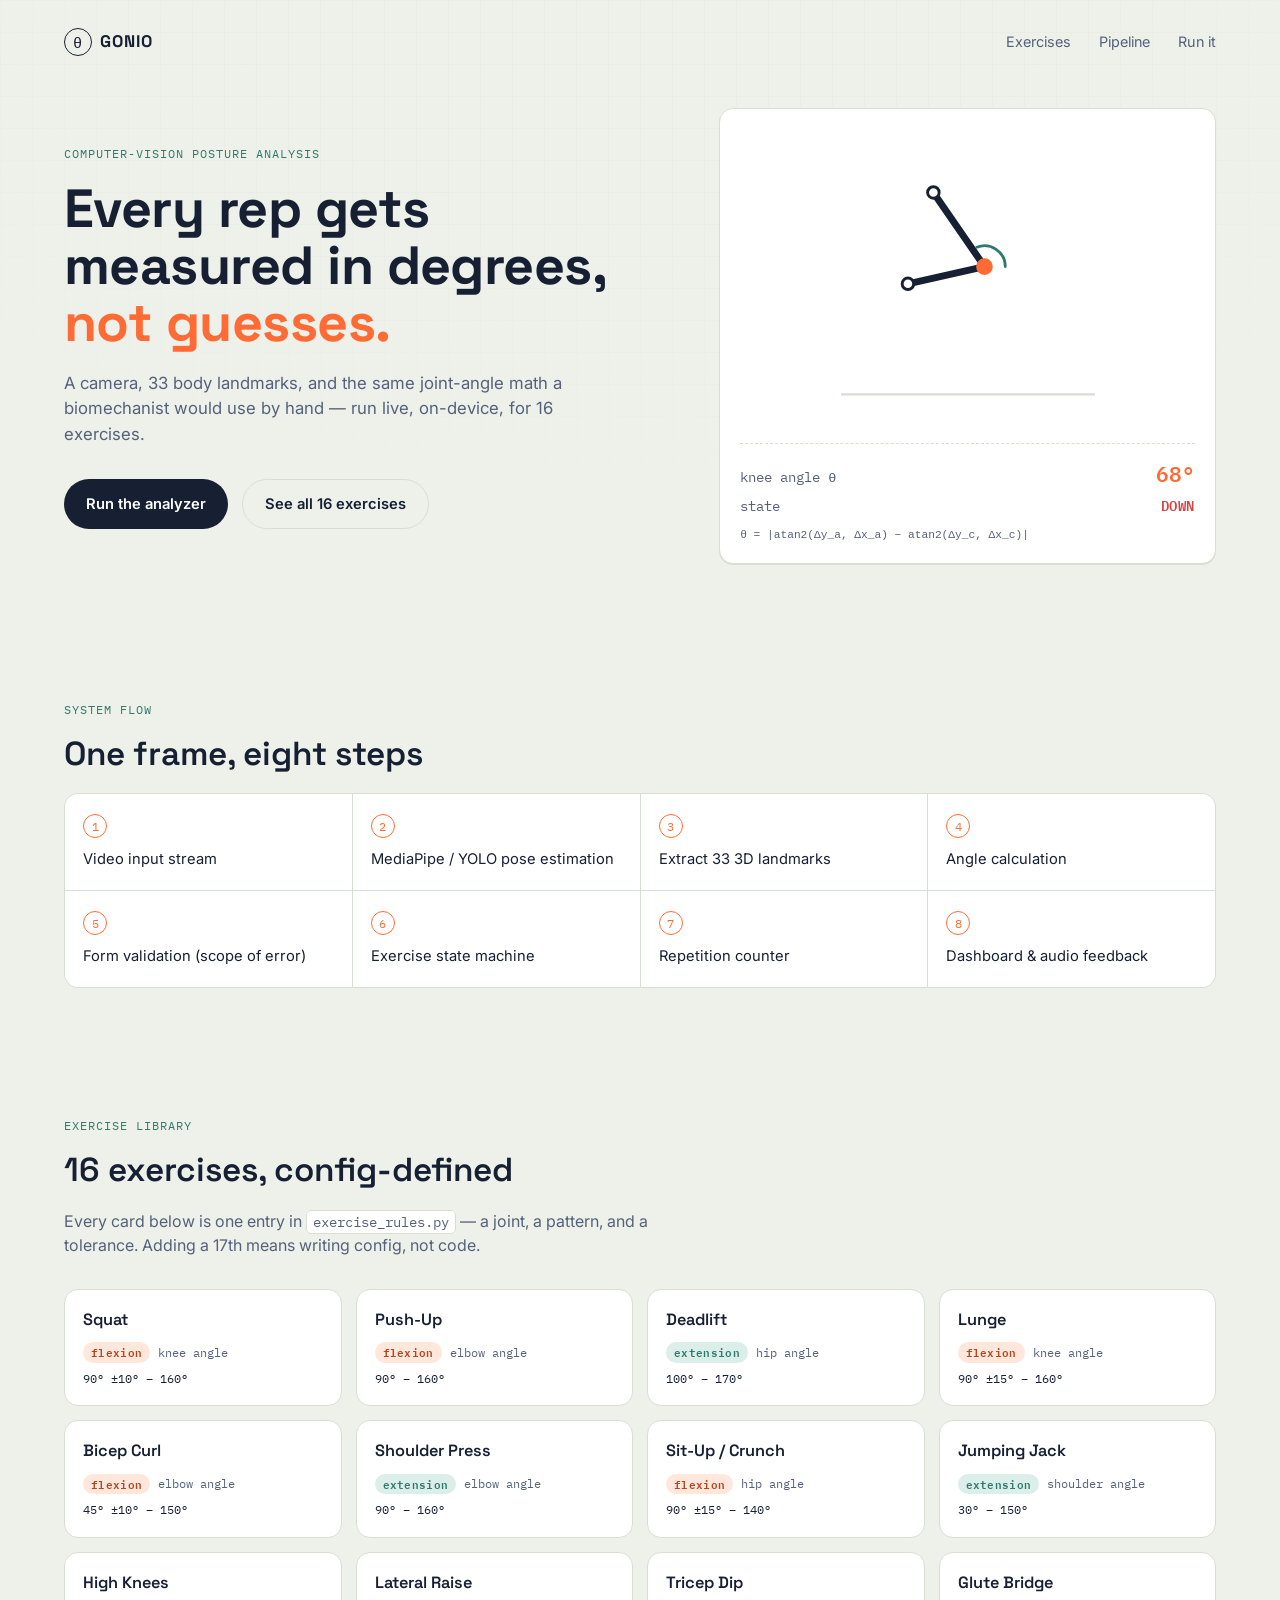
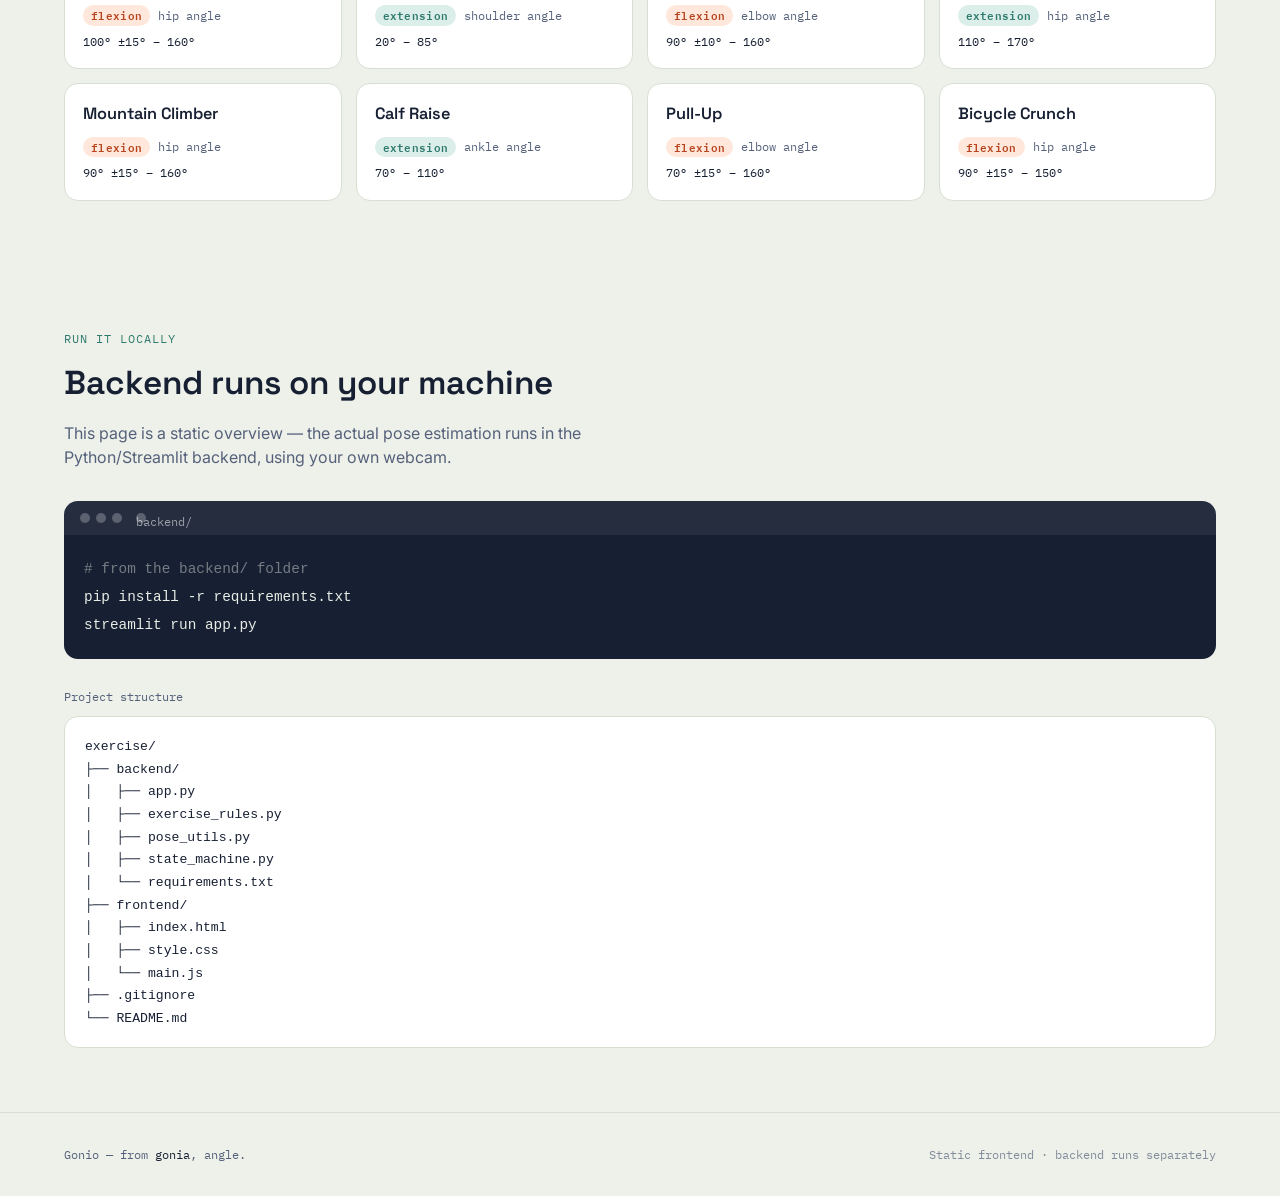
<file: frontend/index.html>
<!DOCTYPE html>
<html lang="en">
<head>
<meta charset="UTF-8">
<meta name="viewport" content="width=device-width, initial-scale=1.0">
<title>Gonio — AI Posture Analyzer</title>
<link rel="preconnect" href="https://fonts.googleapis.com">
<link rel="preconnect" href="https://fonts.gstatic.com" crossorigin>
<link href="https://fonts.googleapis.com/css2?family=Space+Grotesk:wght@400;500;600;700&family=Inter:wght@400;500;600&family=IBM+Plex+Mono:wght@400;500;600&display=swap" rel="stylesheet">
<link rel="stylesheet" href="style.css">
</head>
<body>

<div class="grain" aria-hidden="true"></div>

<nav class="nav">
  <div class="nav__mark">
    <span class="nav__glyph">θ</span>
    <span>GONIO</span>
  </div>
  <div class="nav__links">
    <a href="#exercises">Exercises</a>
    <a href="#pipeline">Pipeline</a>
    <a href="#run">Run it</a>
  </div>
</nav>

<header class="hero">
  <div class="hero__copy">
    <p class="eyebrow">Computer-vision posture analysis</p>
    <h1>Every rep gets<br>measured in degrees,<br><em>not guesses.</em></h1>
    <p class="hero__sub">
      A camera, 33 body landmarks, and the same joint-angle math a
      biomechanist would use by hand — run live, on-device, for
      16 exercises.
    </p>
    <div class="hero__cta">
      <a class="btn btn--primary" href="#run">Run the analyzer</a>
      <a class="btn btn--ghost" href="#exercises">See all 16 exercises</a>
    </div>
  </div>

  <div class="hero__scene" role="img" aria-label="Animated diagram of a leg squatting, with a live-updating knee angle readout">
    <svg id="rig" viewBox="0 0 260 260" aria-hidden="true">
      <line class="floor" x1="20" y1="230" x2="240" y2="230"/>
      <line id="thigh" class="bone"/>
      <line id="shin" class="bone"/>
      <path id="arc" class="arc"/>
      <circle id="hip" class="joint" r="5"/>
      <circle id="knee" class="joint joint--active" r="6"/>
      <circle id="ankle" class="joint" r="5"/>
    </svg>
    <div class="scene__readout">
      <div class="readout__row">
        <span class="readout__label">knee angle θ</span>
        <span id="angleValue" class="readout__value">160°</span>
      </div>
      <div class="readout__row">
        <span class="readout__label">state</span>
        <span id="stateValue" class="readout__state">UP</span>
      </div>
      <code class="readout__formula">θ = |atan2(Δy_a, Δx_a) − atan2(Δy_c, Δx_c)|</code>
    </div>
  </div>
</header>

<main>

  <section class="pipeline" id="pipeline">
    <p class="section__eyebrow">System flow</p>
    <h2 class="section__title">One frame, eight steps</h2>
    <ol class="pipeline__list">
      <li><span class="pipeline__n">1</span>Video input stream</li>
      <li><span class="pipeline__n">2</span>MediaPipe / YOLO pose estimation</li>
      <li><span class="pipeline__n">3</span>Extract 33 3D landmarks</li>
      <li><span class="pipeline__n">4</span>Angle calculation</li>
      <li><span class="pipeline__n">5</span>Form validation (scope of error)</li>
      <li><span class="pipeline__n">6</span>Exercise state machine</li>
      <li><span class="pipeline__n">7</span>Repetition counter</li>
      <li><span class="pipeline__n">8</span>Dashboard &amp; audio feedback</li>
    </ol>
  </section>

  <section class="exercises" id="exercises">
    <p class="section__eyebrow">Exercise library</p>
    <h2 class="section__title">16 exercises, config-defined</h2>
    <p class="section__sub">
      Every card below is one entry in <code>exercise_rules.py</code> —
      a joint, a pattern, and a tolerance. Adding a 17th means writing
      config, not code.
    </p>
    <div id="exerciseGrid" class="exercise-grid"></div>
  </section>

  <section class="run" id="run">
    <p class="section__eyebrow">Run it locally</p>
    <h2 class="section__title">Backend runs on your machine</h2>
    <p class="section__sub">
      This page is a static overview — the actual pose estimation runs in
      the Python/Streamlit backend, using your own webcam.
    </p>

    <div class="terminal">
      <div class="terminal__bar">
        <span></span><span></span><span></span>
        <span class="terminal__path">backend/</span>
      </div>
      <pre class="terminal__body"><code><span class="c-muted"># from the backend/ folder</span>
pip install -r requirements.txt
streamlit run app.py</code></pre>
    </div>

    <div class="structure">
      <p class="structure__label">Project structure</p>
      <pre class="structure__tree"><code>exercise/
├── backend/
│   ├── app.py
│   ├── exercise_rules.py
│   ├── pose_utils.py
│   ├── state_machine.py
│   └── requirements.txt
├── frontend/
│   ├── index.html
│   ├── style.css
│   └── main.js
├── .gitignore
└── README.md</code></pre>
    </div>
  </section>

</main>

<footer class="footer">
  <span>Gonio — from <em>gonia</em>, angle.</span>
  <span class="footer__muted">Static frontend · backend runs separately</span>
</footer>

<script src="main.js"></script>
</body>
</html>
</file>
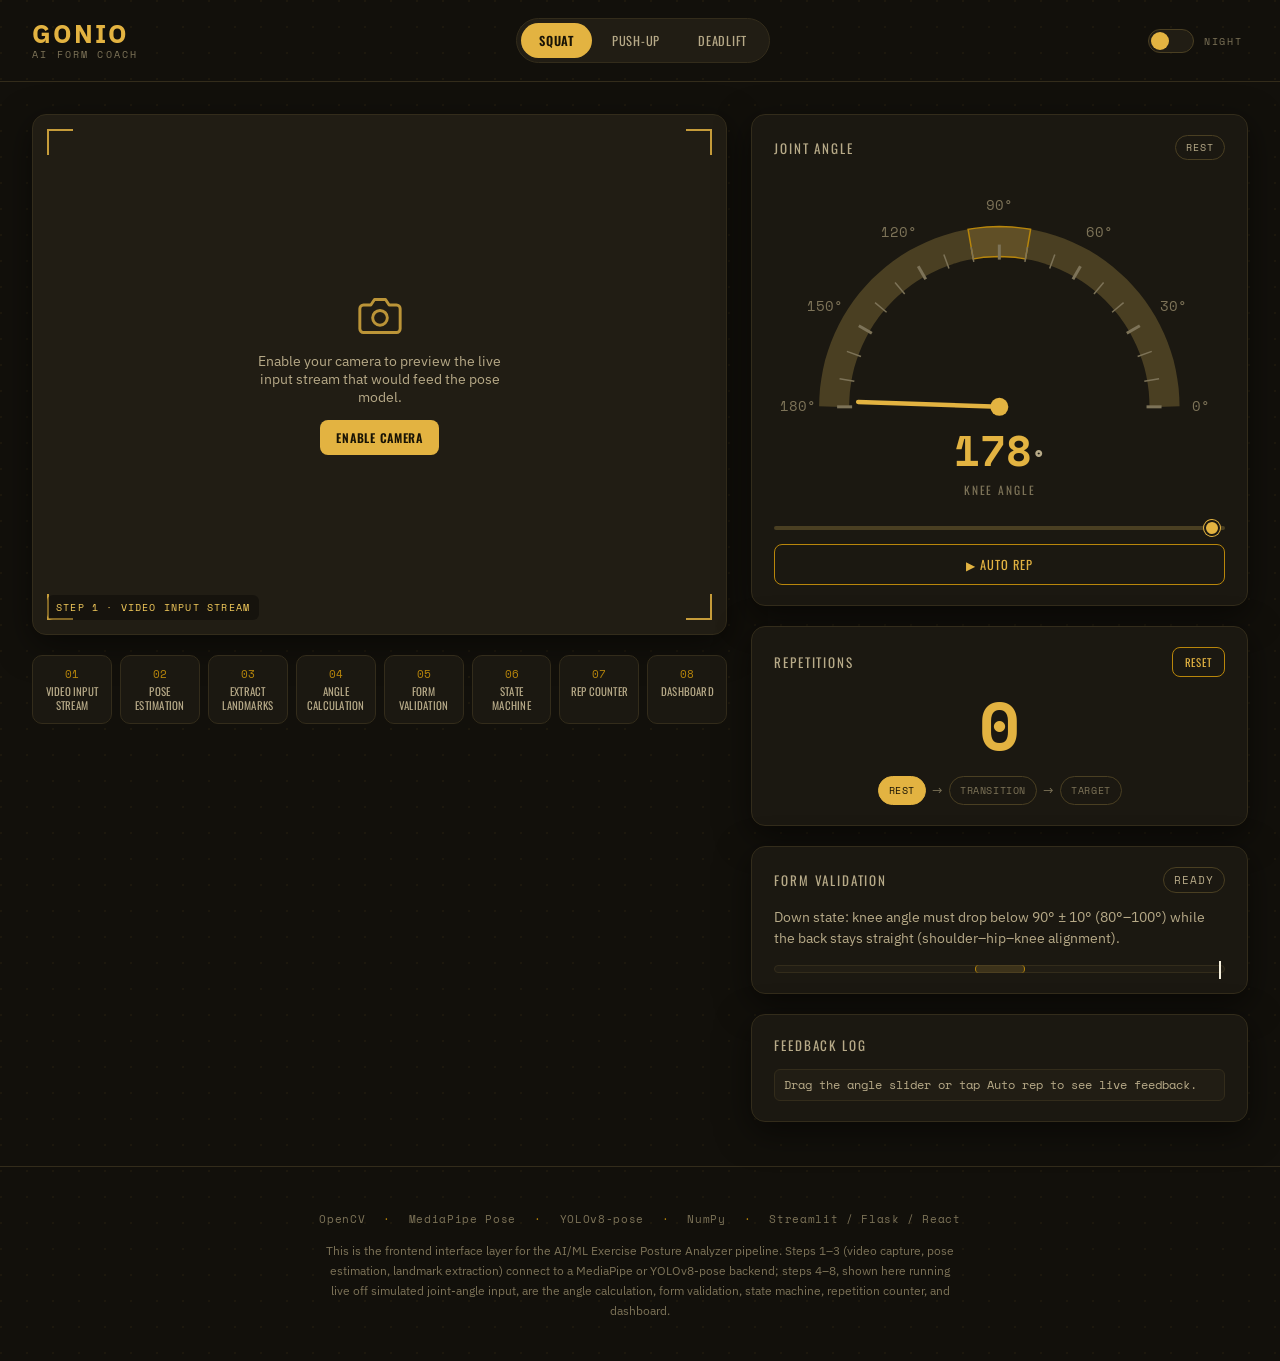
<file: gonio-posture-analyzer.html>
<!DOCTYPE html>
<html lang="en" data-theme="night">
<head>
<meta charset="UTF-8">
<meta name="viewport" content="width=device-width, initial-scale=1.0">
<title>GONIO — AI Form Coach</title>
<link rel="preconnect" href="https://fonts.googleapis.com">
<link rel="preconnect" href="https://fonts.gstatic.com" crossorigin>
<link href="https://fonts.googleapis.com/css2?family=Oswald:wght@400;500;600;700&family=Space+Mono:wght@400;700&family=IBM+Plex+Sans:wght@400;500;600&display=swap" rel="stylesheet">
<style>

  /* ============ TOKENS ============ */
  :root,
  html[data-theme="night"]{
    --bg:#12100B;
    --bg-grid: rgba(227,179,65,0.05);
    --panel:#1B1811;
    --panel-alt:#211D14;
    --border:#332C1B;
    --border-strong:#4a3f22;
    --text:#F5EFDD;
    --text-dim:#B7AA88;
    --text-faint:#7d7358;
    --gold:#E3B341;
    --gold-strong:#F4CB5B;
    --gold-deep:#B8860B;
    --gold-soft: rgba(227,179,65,0.14);
    --danger:#D9663F;
    --danger-soft: rgba(217,102,63,0.14);
    --shadow: 0 10px 34px rgba(0,0,0,0.5);
  }
  html[data-theme="day"]{
    --bg:#F2EBD6;
    --bg-grid: rgba(122,83,8,0.07);
    --panel:#FBF7EA;
    --panel-alt:#F4EDD8;
    --border:#E0D1A0;
    --border-strong:#C7B268;
    --text:#241E12;
    --text-dim:#5B5033;
    --text-faint:#8C7F5C;
    --gold:#8A5F09;
    --gold-strong:#734E06;
    --gold-deep:#6B4906;
    --gold-soft: rgba(138,95,9,0.12);
    --danger:#A8391D;
    --danger-soft: rgba(168,57,29,0.10);
    --shadow: 0 10px 28px rgba(70,58,20,0.14);
  }

  *{box-sizing:border-box;}
  html,body{margin:0;padding:0;}
  body{
    background:
      radial-gradient(circle at 1px 1px, var(--bg-grid) 1px, transparent 1px) 0 0/26px 26px,
      var(--bg);
    color:var(--text);
    font-family:'IBM Plex Sans', -apple-system, BlinkMacSystemFont, 'Segoe UI', sans-serif;
    -webkit-font-smoothing:antialiased;
    min-height:100vh;
    transition: background-color .35s ease, color .35s ease;
  }

  a{color:var(--gold);}
  ::selection{ background:var(--gold-soft); }

  ::-webkit-scrollbar{ width:8px; height:8px; }
  ::-webkit-scrollbar-track{ background:transparent; }
  ::-webkit-scrollbar-thumb{ background:var(--border-strong); border-radius:4px; }

  :focus-visible{
    outline: 2px solid var(--gold);
    outline-offset: 2px;
  }

  h1,h2,h3,.display{
    font-family:'Oswald', 'Arial Narrow', sans-serif;
    text-transform:uppercase;
    letter-spacing:.04em;
  }
  .mono{ font-family:'Space Mono','Courier New', monospace; }

  @media (prefers-reduced-motion: no-preference){
    .fade-in{ animation: fadeUp .6s ease both; }
    .fade-in:nth-of-type(1){ animation-delay:.02s; }
    .fade-in:nth-of-type(2){ animation-delay:.10s; }
    .fade-in:nth-of-type(3){ animation-delay:.18s; }
    .fade-in:nth-of-type(4){ animation-delay:.26s; }
  }
  @keyframes fadeUp{
    from{ opacity:0; transform:translateY(10px); }
    to{ opacity:1; transform:translateY(0); }
  }

  /* ============ TOPBAR ============ */
  .topbar{
    display:flex;
    align-items:center;
    justify-content:space-between;
    gap:16px;
    padding:18px 32px;
    border-bottom:1px solid var(--border);
    flex-wrap:wrap;
  }
  .brand{ display:flex; flex-direction:column; line-height:1; }
  .brand-mark{
    font-size:1.6rem;
    font-weight:700;
    color:var(--gold);
    letter-spacing:.08em;
  }
  .brand-sub{
    font-family:'Space Mono', monospace;
    font-size:.62rem;
    letter-spacing:.22em;
    color:var(--text-faint);
    margin-top:4px;
  }

  .exercise-select{
    display:flex;
    background:var(--panel-alt);
    border:1px solid var(--border);
    border-radius:999px;
    padding:4px;
    gap:2px;
  }
  .ex-btn{
    font-family:'Oswald', sans-serif;
    font-size:.78rem;
    letter-spacing:.06em;
    text-transform:uppercase;
    background:transparent;
    border:none;
    color:var(--text-dim);
    padding:8px 18px;
    border-radius:999px;
    cursor:pointer;
    transition: background-color .2s ease, color .2s ease;
  }
  .ex-btn:hover{ color:var(--text); }
  .ex-btn.active{
    background:var(--gold);
    color:#181305;
    font-weight:600;
  }

  .theme-toggle{
    display:flex;
    align-items:center;
    gap:10px;
    cursor:pointer;
    user-select:none;
  }
  .theme-toggle input{ position:absolute; opacity:0; width:1px; height:1px; }
  .toggle-track{
    width:46px; height:24px;
    border-radius:999px;
    background:var(--panel-alt);
    border:1px solid var(--border-strong);
    position:relative;
    transition:background-color .2s ease;
  }
  .toggle-thumb{
    position:absolute;
    top:2px; left:2px;
    width:18px; height:18px;
    border-radius:50%;
    background:var(--gold);
    transition: transform .25s ease;
  }
  input:not(:checked) + .toggle-track .toggle-thumb{ transform:translateX(22px); }
  .theme-toggle input:focus-visible + .toggle-track{ outline:2px solid var(--gold); outline-offset:2px; }
  .theme-label{
    font-family:'Space Mono', monospace;
    font-size:.65rem;
    letter-spacing:.16em;
    color:var(--text-faint);
    width:44px;
  }

  /* ============ LAYOUT ============ */
  .layout{
    max-width:1280px;
    margin:0 auto;
    padding:32px;
    display:grid;
    grid-template-columns: 1.4fr 1fr;
    gap:24px;
    align-items:start;
  }
  @media (max-width:920px){
    .layout{ grid-template-columns:1fr; padding:20px; }
    .topbar{ padding:16px 20px; }
  }

  .panel{
    background:var(--panel);
    border:1px solid var(--border);
    border-radius:14px;
    padding:20px 22px;
    box-shadow:var(--shadow);
  }
  .side-col{ display:flex; flex-direction:column; gap:20px; }
  .panel-head{
    display:flex;
    align-items:center;
    justify-content:space-between;
    margin-bottom:14px;
  }
  .panel-title{
    font-family:'Oswald', sans-serif;
    font-size:.82rem;
    letter-spacing:.14em;
    text-transform:uppercase;
    color:var(--text-dim);
  }

  /* ============ CAMERA / VIEWFINDER ============ */
  .viewfinder{
    position:relative;
    aspect-ratio:4/3;
    background:var(--panel-alt);
    border:1px solid var(--border);
    border-radius:14px;
    overflow:hidden;
    box-shadow:var(--shadow);
  }
  .viewfinder video{
    width:100%; height:100%;
    object-fit:cover;
    display:none;
  }
  .viewfinder.active video{ display:block; }
  .viewfinder.active .cam-placeholder{ display:none; }

  .corner{
    position:absolute;
    width:26px; height:26px;
    border-color:var(--gold);
    border-style:solid;
    border-width:0;
    opacity:.85;
    z-index:2;
  }
  .corner.tl{ top:14px; left:14px; border-top-width:2px; border-left-width:2px; }
  .corner.tr{ top:14px; right:14px; border-top-width:2px; border-right-width:2px; }
  .corner.bl{ bottom:14px; left:14px; border-bottom-width:2px; border-left-width:2px; }
  .corner.br{ bottom:14px; right:14px; border-bottom-width:2px; border-right-width:2px; }

  .cam-placeholder{
    position:absolute; inset:0;
    display:flex; flex-direction:column;
    align-items:center; justify-content:center;
    gap:14px;
    text-align:center;
    padding:24px;
    color:var(--text-dim);
  }
  .cam-placeholder svg{ width:44px; height:44px; stroke:var(--gold); opacity:.8; }
  .cam-placeholder p{ max-width:260px; font-size:.88rem; margin:0; }

  .cam-caption{
    position:absolute;
    left:14px; bottom:14px;
    font-family:'Space Mono', monospace;
    font-size:.62rem;
    letter-spacing:.12em;
    color:var(--gold-strong);
    background:rgba(0,0,0,.35);
    padding:5px 9px;
    border-radius:6px;
    z-index:2;
  }
  html[data-theme="day"] .cam-caption{ background:rgba(255,255,255,.55); }

  .cam-toggle{
    position:absolute;
    right:14px; bottom:14px;
    z-index:3;
    font-family:'Oswald', sans-serif;
    font-size:.75rem;
    letter-spacing:.06em;
    text-transform:uppercase;
    background:var(--gold);
    color:#181305;
    border:none;
    padding:9px 16px;
    border-radius:8px;
    cursor:pointer;
    font-weight:600;
  }
  .cam-toggle:hover{ background:var(--gold-strong); }
  .cam-placeholder .cam-toggle{ position:static; }

  /* ============ PIPELINE STRIP ============ */
  .pipeline-strip{
    margin-top:20px;
    display:grid;
    grid-template-columns:repeat(8, 1fr);
    gap:8px;
    overflow-x:auto;
    padding-bottom:4px;
  }
  @media (max-width:920px){
    .pipeline-strip{ grid-auto-flow:column; grid-template-columns:none; grid-auto-columns:110px; }
  }
  .pstep{
    background:var(--panel);
    border:1px solid var(--border);
    border-radius:10px;
    padding:10px 8px;
    text-align:center;
    transition: box-shadow .3s ease, border-color .3s ease;
  }
  .pstep .n{
    font-family:'Space Mono', monospace;
    font-size:.66rem;
    color:var(--gold-deep);
  }
  .pstep .l{
    font-family:'Oswald', sans-serif;
    font-size:.68rem;
    letter-spacing:.02em;
    text-transform:uppercase;
    color:var(--text-dim);
    margin-top:3px;
    line-height:1.25;
  }
  .pstep.pulse{
    border-color:var(--gold);
    box-shadow:0 0 0 1px var(--gold), 0 0 16px var(--gold-soft);
  }
  .pstep.pulse .l{ color:var(--gold); }

  /* ============ GAUGE PANEL ============ */
  .zone-pill{
    font-family:'Space Mono', monospace;
    font-size:.62rem;
    letter-spacing:.1em;
    padding:4px 10px;
    border-radius:999px;
    border:1px solid var(--border-strong);
    color:var(--text-dim);
  }
  .zone-pill.rest{ color:var(--text-dim); }
  .zone-pill.target{ color:var(--gold); border-color:var(--gold); background:var(--gold-soft); }
  .zone-pill.trans{ color:var(--text); border-color:var(--border-strong); }

  #gauge{ width:100%; height:auto; display:block; }
  .angle-readout{
    text-align:center;
    margin-top:-18px;
    font-family:'Space Mono', monospace;
    font-weight:700;
    font-size:2.6rem;
    color:var(--gold);
  }
  .angle-readout .deg{ font-size:1.4rem; color:var(--text-dim); }
  .joint-label{
    text-align:center;
    font-family:'Oswald', sans-serif;
    font-size:.72rem;
    letter-spacing:.16em;
    color:var(--text-faint);
    margin-bottom:16px;
  }

  input[type="range"]{
    -webkit-appearance:none;
    width:100%;
    height:4px;
    border-radius:999px;
    background:var(--border-strong);
    margin:8px 0 14px;
  }
  input[type="range"]::-webkit-slider-thumb{
    -webkit-appearance:none;
    width:16px; height:16px;
    border-radius:50%;
    background:var(--gold);
    border:2px solid var(--panel);
    cursor:pointer;
    box-shadow:0 0 0 1px var(--gold);
  }
  input[type="range"]::-moz-range-thumb{
    width:16px; height:16px;
    border-radius:50%;
    background:var(--gold);
    border:2px solid var(--panel);
    cursor:pointer;
  }

  .auto-btn, .reset-btn{
    width:100%;
    font-family:'Oswald', sans-serif;
    font-size:.78rem;
    letter-spacing:.08em;
    text-transform:uppercase;
    background:transparent;
    color:var(--gold);
    border:1px solid var(--gold-deep);
    padding:10px;
    border-radius:8px;
    cursor:pointer;
    transition: background-color .2s ease, color .2s ease;
  }
  .reset-btn{ width:auto; padding:6px 12px; font-size:.68rem; }
  .auto-btn:hover, .reset-btn:hover{ background:var(--gold); color:#181305; }
  .auto-btn:disabled{ opacity:.5; cursor:default; background:transparent; color:var(--gold); }

  /* ============ REP PANEL ============ */
  .rep-count{
    text-align:center;
    font-family:'Space Mono', monospace;
    font-weight:700;
    font-size:4.2rem;
    color:var(--gold);
    line-height:1;
    margin:4px 0 18px;
  }
  .state-machine{
    display:flex;
    align-items:center;
    justify-content:center;
    gap:6px;
    flex-wrap:wrap;
  }
  .sm-node{
    font-family:'Space Mono', monospace;
    font-size:.64rem;
    letter-spacing:.06em;
    text-transform:uppercase;
    padding:6px 10px;
    border-radius:999px;
    border:1px solid var(--border-strong);
    color:var(--text-faint);
    transition: all .25s ease;
  }
  .sm-node.on{
    color:#181305;
    background:var(--gold);
    border-color:var(--gold);
  }
  .sm-arrow{ color:var(--text-faint); font-size:.8rem; }

  /* ============ VALIDATION PANEL ============ */
  .status-badge{
    font-family:'Space Mono', monospace;
    font-size:.66rem;
    letter-spacing:.1em;
    padding:4px 10px;
    border-radius:999px;
    border:1px solid var(--border-strong);
    color:var(--text-dim);
  }
  .status-badge.pass{ color:var(--gold); border-color:var(--gold); background:var(--gold-soft); }
  .status-badge.fail{ color:var(--danger); border-color:var(--danger); background:var(--danger-soft); }

  .rule-text{
    font-size:.85rem;
    line-height:1.55;
    color:var(--text-dim);
    margin:0 0 16px;
  }

  .tb-track{
    position:relative;
    height:8px;
    border-radius:999px;
    background:var(--panel-alt);
    border:1px solid var(--border);
  }
  .tb-band{
    position:absolute;
    top:-1px; bottom:-1px;
    background:var(--gold-soft);
    border-left:1px solid var(--gold-deep);
    border-right:1px solid var(--gold-deep);
    border-radius:4px;
  }
  .tb-marker{
    position:absolute;
    top:-5px;
    width:2px; height:18px;
    background:var(--text);
    transition:left .15s linear;
  }

  /* ============ LOG PANEL ============ */
  .log-list{
    list-style:none;
    margin:0; padding:0;
    max-height:190px;
    overflow-y:auto;
    display:flex;
    flex-direction:column;
    gap:6px;
  }
  .log-list li{
    font-family:'Space Mono', monospace;
    font-size:.72rem;
    line-height:1.4;
    padding:7px 9px;
    border-radius:6px;
    background:var(--panel-alt);
    border:1px solid var(--border);
    color:var(--text-dim);
  }
  .log-list li.ok{ color:var(--gold); border-color:var(--gold-deep); }
  .log-list li.bad{ color:var(--danger); border-color:var(--danger); }
  .log-empty{ color:var(--text-faint); font-size:.78rem; padding:6px 2px; }

  /* ============ FOOTER ============ */
  .foot{
    max-width:1280px;
    margin:12px auto 40px;
    padding:24px 32px 0;
    border-top:1px solid var(--border);
    text-align:center;
  }
  .stack-chips{
    display:flex;
    flex-wrap:wrap;
    justify-content:center;
    gap:10px 18px;
    font-family:'Space Mono', monospace;
    font-size:.68rem;
    letter-spacing:.06em;
    color:var(--text-faint);
    margin:20px 0 14px;
  }
  .stack-chips span::before{ content:"·"; color:var(--gold-deep); margin-right:18px; }
  .stack-chips span:first-child::before{ content:""; margin:0; }
  .foot-note{
    font-size:.78rem;
    color:var(--text-faint);
    max-width:640px;
    margin:0 auto 20px;
    line-height:1.6;
  }
</style>
</head>
<body>

<header class="topbar">
  <div class="brand">
    <span class="brand-mark">GONIO</span>
    <span class="brand-sub">AI FORM COACH</span>
  </div>

  <div class="exercise-select" role="tablist" aria-label="Select exercise">
    <button class="ex-btn active" data-ex="squat" role="tab" aria-selected="true">Squat</button>
    <button class="ex-btn" data-ex="pushup" role="tab" aria-selected="false">Push-Up</button>
    <button class="ex-btn" data-ex="deadlift" role="tab" aria-selected="false">Deadlift</button>
  </div>

  <label class="theme-toggle">
    <input type="checkbox" id="themeSwitch" checked aria-label="Toggle night mode">
    <span class="toggle-track"><span class="toggle-thumb"></span></span>
    <span class="theme-label" id="themeLabel">NIGHT</span>
  </label>
</header>

<main class="layout">

  <section class="camera-col">
    <div class="viewfinder fade-in" id="viewfinder">
      <span class="corner tl"></span><span class="corner tr"></span>
      <span class="corner bl"></span><span class="corner br"></span>
      <video id="cam" autoplay playsinline muted></video>
      <div class="cam-placeholder" id="camPlaceholder">
        <svg viewBox="0 0 24 24" fill="none" stroke-width="1.6" stroke-linecap="round" stroke-linejoin="round">
          <path d="M23 19a2 2 0 0 1-2 2H3a2 2 0 0 1-2-2V8a2 2 0 0 1 2-2h4l2-3h6l2 3h4a2 2 0 0 1 2 2z"/>
          <circle cx="12" cy="13" r="4"/>
        </svg>
        <p>Enable your camera to preview the live input stream that would feed the pose model.</p>
        <button class="cam-toggle" id="camToggle">Enable camera</button>
      </div>
      <div class="cam-caption">STEP 1 · VIDEO INPUT STREAM</div>
    </div>

    <div class="pipeline-strip fade-in" id="pipeline"></div>
  </section>

  <aside class="side-col">
    <div class="panel gauge-panel fade-in">
      <div class="panel-head">
        <span class="panel-title">Joint Angle</span>
        <span class="zone-pill rest" id="zonePill">REST</span>
      </div>
      <svg id="gauge" viewBox="0 0 300 175" aria-hidden="true"></svg>
      <div class="angle-readout"><span id="angleValue">178</span><span class="deg">°</span></div>
      <div class="joint-label" id="jointLabel">KNEE ANGLE</div>
      <input type="range" min="0" max="180" value="178" id="angleSlider" aria-label="Simulate joint angle in degrees">
      <button class="auto-btn" id="autoRepBtn">▶ Auto rep</button>
    </div>

    <div class="panel rep-panel fade-in">
      <div class="panel-head">
        <span class="panel-title">Repetitions</span>
        <button class="reset-btn" id="resetBtn">Reset</button>
      </div>
      <div class="rep-count mono" id="repCount">0</div>
      <div class="state-machine" id="stateMachine">
        <span class="sm-node on" data-node="REST">Rest</span>
        <span class="sm-arrow">→</span>
        <span class="sm-node" data-node="TRANS">Transition</span>
        <span class="sm-arrow">→</span>
        <span class="sm-node" data-node="TARGET">Target</span>
      </div>
    </div>

    <div class="panel validation-panel fade-in">
      <div class="panel-head">
        <span class="panel-title">Form Validation</span>
        <span class="status-badge" id="statusBadge">—</span>
      </div>
      <p class="rule-text" id="ruleText"></p>
      <div class="tb-track">
        <div class="tb-band" id="tbBand"></div>
        <div class="tb-marker" id="tbMarker"></div>
      </div>
    </div>

    <div class="panel log-panel fade-in">
      <div class="panel-head"><span class="panel-title">Feedback Log</span></div>
      <ul class="log-list" id="logList">
        <li class="log-empty">Drag the angle slider or tap Auto rep to see live feedback.</li>
      </ul>
    </div>
  </aside>
</main>

<footer class="foot">
  <div class="stack-chips">
    <span>OpenCV</span><span>MediaPipe Pose</span><span>YOLOv8-pose</span>
    <span>NumPy</span><span>Streamlit / Flask / React</span>
  </div>
  <p class="foot-note">This is the frontend interface layer for the AI/ML Exercise Posture Analyzer pipeline. Steps 1–3 (video capture, pose estimation, landmark extraction) connect to a MediaPipe or YOLOv8-pose backend; steps 4–8, shown here running live off simulated joint-angle input, are the angle calculation, form validation, state machine, repetition counter, and dashboard.</p>
</footer>

<script>
(function(){
  "use strict";

  /* ---------- Exercise configuration (from the project's scope-of-error rules) ---------- */
  var EXERCISES = {
    squat: {
      label: "Squat",
      joint: "KNEE ANGLE",
      restMin: 150, restMax: 180,
      targetMin: 80, targetMax: 100,
      rule: "Down state: knee angle must drop below 90° ± 10° (80°–100°) while the back stays straight (shoulder–hip–knee alignment).",
      start: 178
    },
    pushup: {
      label: "Push-Up",
      joint: "ELBOW ANGLE",
      restMin: 150, restMax: 180,
      targetMin: 0, targetMax: 90,
      rule: "Down state: elbow angle must reach ≤ 90°. Body alignment must stay close to 180° ± 15° throughout.",
      start: 175
    },
    deadlift: {
      label: "Deadlift",
      joint: "HIP EXTENSION ANGLE",
      restMin: 0, restMax: 30,
      targetMin: 165, targetMax: 180,
      rule: "Tracked from the initial pull to lockout: hip extension must approach 180° at lockout while the back stays neutral, without rounding.",
      start: 20
    }
  };

  var currentEx = "squat";
  var repCount = 0;
  var previousZone = "REST";
  var reachedTarget = false;
  var autoRunning = false;

  var els = {
    exBtns: document.querySelectorAll(".ex-btn"),
    slider: document.getElementById("angleSlider"),
    angleValue: document.getElementById("angleValue"),
    jointLabel: document.getElementById("jointLabel"),
    zonePill: document.getElementById("zonePill"),
    repCount: document.getElementById("repCount"),
    smNodes: document.querySelectorAll(".sm-node"),
    ruleText: document.getElementById("ruleText"),
    statusBadge: document.getElementById("statusBadge"),
    tbBand: document.getElementById("tbBand"),
    tbMarker: document.getElementById("tbMarker"),
    logList: document.getElementById("logList"),
    resetBtn: document.getElementById("resetBtn"),
    autoBtn: document.getElementById("autoRepBtn"),
    themeSwitch: document.getElementById("themeSwitch"),
    themeLabel: document.getElementById("themeLabel"),
    camToggle: document.getElementById("camToggle"),
    viewfinder: document.getElementById("viewfinder"),
    cam: document.getElementById("cam"),
    pipeline: document.getElementById("pipeline"),
    gauge: document.getElementById("gauge")
  };

  /* ---------- Pipeline strip ---------- */
  var PIPE_STEPS = [
    "Video Input Stream", "Pose Estimation", "Extract Landmarks", "Angle Calculation",
    "Form Validation", "State Machine", "Rep Counter", "Dashboard"
  ];
  PIPE_STEPS.forEach(function(label, i){
    var d = document.createElement("div");
    d.className = "pstep";
    d.dataset.step = i + 1;
    d.innerHTML = '<div class="n">' + String(i+1).padStart(2,"0") + '</div><div class="l">' + label + '</div>';
    els.pipeline.appendChild(d);
  });
  function pulseStep(n){
    var el = els.pipeline.querySelector('[data-step="' + n + '"]');
    if(!el) return;
    el.classList.add("pulse");
    clearTimeout(el._t);
    el._t = setTimeout(function(){ el.classList.remove("pulse"); }, 900);
  }

  /* ---------- Gauge (polyline-based semicircle, avoids SVG arc sweep ambiguity) ---------- */
  var CX = 150, CY = 155, R_OUT = 120, R_IN = 100, R_TICK_IN = 108;
  function polar(cx, cy, r, deg){
    var rad = deg * Math.PI / 180;
    return { x: cx + r * Math.cos(rad), y: cy - r * Math.sin(rad) };
  }
  function bandPath(startDeg, endDeg){
    var pts = [];
    var step = 2;
    for(var a = startDeg; a <= endDeg; a += step){
      pts.push(polar(CX, CY, R_OUT, a));
    }
    pts.push(polar(CX, CY, R_OUT, endDeg));
    var innerPts = [];
    for(var b = endDeg; b >= startDeg; b -= step){
      innerPts.push(polar(CX, CY, R_IN, b));
    }
    innerPts.push(polar(CX, CY, R_IN, startDeg));
    var all = pts.concat(innerPts);
    return "M " + all.map(function(p){ return p.x.toFixed(1) + "," + p.y.toFixed(1); }).join(" L ") + " Z";
  }
  function trackPath(){
    var pts = [];
    for(var a = 0; a <= 180; a += 3){ pts.push(polar(CX, CY, (R_OUT+R_IN)/2, a)); }
    return "M " + pts.map(function(p){ return p.x.toFixed(1) + "," + p.y.toFixed(1); }).join(" L ");
  }

  var gaugeGroups = {};
  function buildGauge(){
    var svgNS = "http://www.w3.org/2000/svg";
    els.gauge.innerHTML = "";

    var track = document.createElementNS(svgNS, "path");
    track.setAttribute("d", trackPath());
    track.setAttribute("fill", "none");
    track.setAttribute("stroke", "var(--border-strong)");
    track.setAttribute("stroke-width", (R_OUT - R_IN));
    els.gauge.appendChild(track);

    var band = document.createElementNS(svgNS, "path");
    band.setAttribute("id", "gaugeBand");
    band.setAttribute("fill", "var(--gold-soft)");
    band.setAttribute("stroke", "var(--gold-deep)");
    band.setAttribute("stroke-width", "1");
    els.gauge.appendChild(band);
    gaugeGroups.band = band;

    for(var t = 0; t <= 180; t += 10){
      var p1 = polar(CX, CY, R_IN - 2, t);
      var p2 = polar(CX, CY, R_TICK_IN, t);
      var line = document.createElementNS(svgNS, "line");
      line.setAttribute("x1", p1.x); line.setAttribute("y1", p1.y);
      line.setAttribute("x2", p2.x); line.setAttribute("y2", p2.y);
      line.setAttribute("stroke", "var(--text-faint)");
      line.setAttribute("stroke-width", t % 30 === 0 ? "2" : "1");
      els.gauge.appendChild(line);

      if(t % 30 === 0){
        var lp = polar(CX, CY, R_OUT + 14, t);
        var txt = document.createElementNS(svgNS, "text");
        txt.setAttribute("x", lp.x); txt.setAttribute("y", lp.y + 3);
        txt.setAttribute("text-anchor", "middle");
        txt.setAttribute("font-size", "9");
        txt.setAttribute("font-family", "Space Mono, monospace");
        txt.setAttribute("fill", "var(--text-faint)");
        txt.textContent = t + "°";
        els.gauge.appendChild(txt);
      }
    }

    var needle = document.createElementNS(svgNS, "line");
    needle.setAttribute("id", "gaugeNeedle");
    needle.setAttribute("x1", CX); needle.setAttribute("y1", CY);
    needle.setAttribute("stroke", "var(--gold)");
    needle.setAttribute("stroke-width", "3");
    needle.setAttribute("stroke-linecap", "round");
    els.gauge.appendChild(needle);
    gaugeGroups.needle = needle;

    var hub = document.createElementNS(svgNS, "circle");
    hub.setAttribute("cx", CX); hub.setAttribute("cy", CY); hub.setAttribute("r", "6");
    hub.setAttribute("fill", "var(--gold)");
    els.gauge.appendChild(hub);
  }

  function updateGaugeBand(){
    var cfg = EXERCISES[currentEx];
    gaugeGroups.band.setAttribute("d", bandPath(cfg.targetMin, cfg.targetMax));
  }
  function updateNeedle(value){
    var tip = polar(CX, CY, R_IN - 6, value);
    gaugeGroups.needle.setAttribute("x2", tip.x);
    gaugeGroups.needle.setAttribute("y2", tip.y);
  }

  /* ---------- Zone / state machine logic ---------- */
  function getZone(value, cfg){
    if(value >= cfg.targetMin && value <= cfg.targetMax) return "TARGET";
    if(value >= cfg.restMin && value <= cfg.restMax) return "REST";
    return "TRANS";
  }

  function log(message, ok){
    var empty = els.logList.querySelector(".log-empty");
    if(empty) empty.remove();
    var li = document.createElement("li");
    li.className = ok === true ? "ok" : ok === false ? "bad" : "";
    li.textContent = message;
    els.logList.insertBefore(li, els.logList.firstChild);
    while(els.logList.children.length > 30){
      els.logList.removeChild(els.logList.lastChild);
    }
  }

  function setStatusBadge(zone){
    els.statusBadge.classList.remove("pass", "fail");
    if(zone === "TARGET"){
      els.statusBadge.textContent = "PASS";
      els.statusBadge.classList.add("pass");
    } else if(zone === "REST"){
      els.statusBadge.textContent = "READY";
    } else {
      els.statusBadge.textContent = "MOVING";
    }
  }

  function setThresholdBar(cfg, value){
    var pctStart = (cfg.targetMin / 180) * 100;
    var pctEnd = (cfg.targetMax / 180) * 100;
    els.tbBand.style.left = pctStart + "%";
    els.tbBand.style.width = Math.max(pctEnd - pctStart, 1) + "%";
    els.tbMarker.style.left = ((value / 180) * 100) + "%";
  }

  function setStateMachine(zone){
    els.smNodes.forEach(function(n){
      n.classList.toggle("on", n.dataset.node === zone);
    });
  }

  function updateAngle(value){
    value = Math.max(0, Math.min(180, Math.round(value)));
    var cfg = EXERCISES[currentEx];
    var zone = getZone(value, cfg);

    els.angleValue.textContent = value;
    els.slider.value = value;
    updateNeedle(value);
    setThresholdBar(cfg, value);
    setStatusBadge(zone);
    setStateMachine(zone);
    pulseStep(4);

    els.zonePill.textContent = zone === "TRANS" ? "TRANSITION" : zone;
    els.zonePill.className = "zone-pill " + (zone === "TARGET" ? "target" : zone === "TRANS" ? "trans" : "rest");

    if(zone === "TARGET"){
      reachedTarget = true;
      pulseStep(5);
    }

    if(previousZone !== "REST" && zone === "REST"){
      pulseStep(6);
      if(reachedTarget){
        repCount++;
        els.repCount.textContent = repCount;
        pulseStep(7);
        pulseStep(8);
        log("✓ Rep " + repCount + " counted — " + cfg.label.toLowerCase() + " reached " + value + "° range target (" + cfg.targetMin + "°–" + cfg.targetMax + "°).", true);
      } else if(previousZone === "TRANS"){
        log("✕ Attempt did not reach the required range (" + cfg.targetMin + "°–" + cfg.targetMax + "°). Rep not counted.", false);
      }
      reachedTarget = false;
    }
    previousZone = zone;
  }

  /* ---------- Exercise switching ---------- */
  function selectExercise(ex){
    currentEx = ex;
    var cfg = EXERCISES[ex];
    els.exBtns.forEach(function(b){
      var active = b.dataset.ex === ex;
      b.classList.toggle("active", active);
      b.setAttribute("aria-selected", active ? "true" : "false");
    });
    els.jointLabel.textContent = cfg.joint;
    els.ruleText.textContent = cfg.rule;
    els.slider.value = cfg.start;
    updateGaugeBand();
    previousZone = "REST";
    reachedTarget = false;
    updateAngle(cfg.start);
  }

  els.exBtns.forEach(function(btn){
    btn.addEventListener("click", function(){ selectExercise(btn.dataset.ex); });
  });

  els.slider.addEventListener("input", function(){
    if(autoRunning) return;
    updateAngle(Number(els.slider.value));
  });

  els.resetBtn.addEventListener("click", function(){
    repCount = 0;
    els.repCount.textContent = "0";
    els.logList.innerHTML = '<li class="log-empty">Drag the angle slider or tap Auto rep to see live feedback.</li>';
    previousZone = "REST";
    reachedTarget = false;
  });

  /* ---------- Auto rep animation ---------- */
  function easeInOutSine(t){ return -(Math.cos(Math.PI * t) - 1) / 2; }

  function runAutoRep(){
    if(autoRunning) return;
    autoRunning = true;
    els.autoBtn.disabled = true;
    var cfg = EXERCISES[currentEx];
    var restVal = (cfg.restMin + cfg.restMax) / 2;
    var targetVal = (cfg.targetMin + cfg.targetMax) / 2;
    var duration = 1500;
    var start = null;

    function frame(ts){
      if(!start) start = ts;
      var elapsed = ts - start;
      var t = Math.min(elapsed / duration, 1);
      var eased = easeInOutSine(t);
      var half = t < 0.5 ? eased * 2 : (1 - eased) === 0 ? 1 : (2 - eased * 2);
      var progress;
      if(t <= 0.5){
        progress = easeInOutSine(t / 0.5);
        updateAngle(restVal + (targetVal - restVal) * progress);
      } else {
        progress = easeInOutSine((t - 0.5) / 0.5);
        updateAngle(targetVal + (restVal - targetVal) * progress);
      }
      if(t < 1){
        requestAnimationFrame(frame);
      } else {
        autoRunning = false;
        els.autoBtn.disabled = false;
      }
    }
    requestAnimationFrame(frame);
  }
  els.autoBtn.addEventListener("click", runAutoRep);

  /* ---------- Theme toggle ---------- */
  els.themeSwitch.addEventListener("change", function(){
    var night = els.themeSwitch.checked;
    document.documentElement.setAttribute("data-theme", night ? "night" : "day");
    els.themeLabel.textContent = night ? "NIGHT" : "DAY";
  });

  /* ---------- Camera ---------- */
  els.camToggle.addEventListener("click", function(){
    if(els.viewfinder.classList.contains("active")){
      var stream = els.cam.srcObject;
      if(stream){ stream.getTracks().forEach(function(t){ t.stop(); }); }
      els.cam.srcObject = null;
      els.viewfinder.classList.remove("active");
      return;
    }
    navigator.mediaDevices.getUserMedia({ video: true, audio: false })
      .then(function(stream){
        els.cam.srcObject = stream;
        els.viewfinder.classList.add("active");
        pulseStep(1);
      })
      .catch(function(){
        var p = els.viewfinder.querySelector(".cam-placeholder p");
        if(p) p.textContent = "Camera access was denied or unavailable. Check your browser permissions and try again.";
      });
  });

  /* ---------- Init ---------- */
  buildGauge();
  selectExercise("squat");
})();
</script>
</body>
</html>
</file>
<file: frontend/style.css>
/* ============================================================
   Tokens
   ============================================================ */
:root {
  --bg:        #EEF1EA;
  --bg-panel:  #FFFFFF;
  --ink:       #172033;
  --ink-soft:  #55617A;
  --accent:    #FF6B35;  /* joint / active angle */
  --accent-2:  #2F7A6E;  /* good form / extension state */
  --bad:       #D64545;  /* flagged form */
  --line:      #D7DED2;
  --line-soft: #E4E9DF;

  --font-display: 'Space Grotesk', sans-serif;
  --font-body: 'Inter', sans-serif;
  --font-mono: 'IBM Plex Mono', monospace;

  --radius: 14px;
}

* { box-sizing: border-box; }

html { scroll-behavior: smooth; }

@media (prefers-reduced-motion: reduce) {
  html { scroll-behavior: auto; }
  *, *::before, *::after { animation-duration: 0.01ms !important; transition-duration: 0.01ms !important; }
}

body {
  margin: 0;
  background: var(--bg);
  color: var(--ink);
  font-family: var(--font-body);
  line-height: 1.5;
  -webkit-font-smoothing: antialiased;
}

a { color: inherit; }

/* faint graph-paper texture, ties to the "measurement" theme */
.grain {
  position: fixed;
  inset: 0;
  pointer-events: none;
  z-index: 0;
  background-image:
    linear-gradient(var(--line-soft) 1px, transparent 1px),
    linear-gradient(90deg, var(--line-soft) 1px, transparent 1px);
  background-size: 32px 32px;
  opacity: 0.5;
  mask-image: radial-gradient(ellipse 80% 60% at 50% 0%, black 40%, transparent 90%);
}

main, header, nav, footer { position: relative; z-index: 1; }

/* ============================================================
   Nav
   ============================================================ */
.nav {
  display: flex;
  align-items: center;
  justify-content: space-between;
  padding: 28px clamp(20px, 5vw, 64px);
}

.nav__mark {
  display: flex;
  align-items: center;
  gap: 8px;
  font-family: var(--font-display);
  font-weight: 700;
  font-size: 1.05rem;
  letter-spacing: 0.06em;
}

.nav__glyph {
  display: grid;
  place-items: center;
  width: 28px;
  height: 28px;
  border-radius: 50%;
  border: 1.5px solid var(--ink);
  font-family: var(--font-mono);
  font-weight: 500;
  font-size: 0.95rem;
}

.nav__links {
  display: flex;
  gap: 28px;
  font-size: 0.9rem;
  color: var(--ink-soft);
}

.nav__links a { text-decoration: none; }
.nav__links a:hover { color: var(--ink); }

/* ============================================================
   Hero
   ============================================================ */
.hero {
  display: grid;
  grid-template-columns: 1.1fr 0.9fr;
  gap: 48px;
  align-items: center;
  padding: 24px clamp(20px, 5vw, 64px) 72px;
  max-width: 1280px;
  margin: 0 auto;
}

.eyebrow {
  font-family: var(--font-mono);
  font-size: 0.78rem;
  letter-spacing: 0.08em;
  text-transform: uppercase;
  color: var(--accent-2);
  margin: 0 0 18px;
}

.hero h1 {
  font-family: var(--font-display);
  font-size: clamp(2.4rem, 4.2vw, 3.6rem);
  line-height: 1.06;
  margin: 0 0 20px;
  font-weight: 700;
  letter-spacing: -0.01em;
}

.hero h1 em {
  font-style: normal;
  color: var(--accent);
}

.hero__sub {
  font-size: 1.05rem;
  color: var(--ink-soft);
  max-width: 46ch;
  margin: 0 0 32px;
}

.hero__cta { display: flex; gap: 14px; flex-wrap: wrap; }

.btn {
  display: inline-flex;
  align-items: center;
  padding: 13px 22px;
  border-radius: 999px;
  font-size: 0.92rem;
  font-weight: 600;
  text-decoration: none;
  transition: transform 0.15s ease, background 0.15s ease;
}

.btn:hover { transform: translateY(-1px); }
.btn:focus-visible { outline: 2px solid var(--ink); outline-offset: 3px; }

.btn--primary { background: var(--ink); color: var(--bg-panel); }
.btn--primary:hover { background: #0E1524; }

.btn--ghost { background: transparent; color: var(--ink); border: 1.5px solid var(--line); }
.btn--ghost:hover { border-color: var(--ink); }

/* ---- animated leg-angle scene: the signature element ---- */
.hero__scene {
  background: var(--bg-panel);
  border: 1px solid var(--line);
  border-radius: var(--radius);
  padding: 20px;
  display: flex;
  flex-direction: column;
  align-items: center;
  gap: 8px;
  box-shadow: 0 1px 0 var(--line);
}

#rig { width: 100%; max-width: 300px; height: auto; }

.floor { stroke: var(--line); stroke-width: 2; }

.bone {
  stroke: var(--ink);
  stroke-width: 6;
  stroke-linecap: round;
}

.joint {
  fill: var(--bg-panel);
  stroke: var(--ink);
  stroke-width: 2.5;
}

.joint--active {
  fill: var(--accent);
  stroke: var(--accent);
}

.arc {
  fill: none;
  stroke: var(--accent-2);
  stroke-width: 2.5;
  stroke-linecap: round;
}

.scene__readout {
  width: 100%;
  border-top: 1px dashed var(--line);
  padding-top: 14px;
  margin-top: 6px;
}

.readout__row {
  display: flex;
  justify-content: space-between;
  align-items: baseline;
  font-family: var(--font-mono);
  font-size: 0.85rem;
  margin-bottom: 6px;
}

.readout__label { color: var(--ink-soft); }

.readout__value {
  font-size: 1.3rem;
  font-weight: 600;
  color: var(--accent);
}

.readout__state {
  font-weight: 600;
  letter-spacing: 0.04em;
  color: var(--accent-2);
  transition: color 0.2s ease;
}

.readout__state.is-down { color: var(--bad); }

.readout__formula {
  display: block;
  margin-top: 10px;
  font-size: 0.7rem;
  color: var(--ink-soft);
  word-break: break-word;
}

/* ============================================================
   Section shared
   ============================================================ */
main > section {
  max-width: 1280px;
  margin: 0 auto;
  padding: 64px clamp(20px, 5vw, 64px);
}

.section__eyebrow {
  font-family: var(--font-mono);
  font-size: 0.78rem;
  letter-spacing: 0.08em;
  text-transform: uppercase;
  color: var(--accent-2);
  margin: 0 0 10px;
}

.section__title {
  font-family: var(--font-display);
  font-size: clamp(1.7rem, 2.6vw, 2.3rem);
  margin: 0 0 14px;
  font-weight: 600;
}

.section__sub {
  color: var(--ink-soft);
  max-width: 60ch;
  margin: 0 0 32px;
}

.section__sub code {
  font-family: var(--font-mono);
  background: var(--bg-panel);
  border: 1px solid var(--line);
  padding: 2px 6px;
  border-radius: 5px;
  font-size: 0.85em;
}

/* ============================================================
   Pipeline
   ============================================================ */
.pipeline__list {
  list-style: none;
  margin: 0;
  padding: 0;
  display: grid;
  grid-template-columns: repeat(4, 1fr);
  gap: 1px;
  background: var(--line);
  border: 1px solid var(--line);
  border-radius: var(--radius);
  overflow: hidden;
}

.pipeline__list li {
  background: var(--bg-panel);
  padding: 20px 18px;
  font-size: 0.92rem;
  display: flex;
  flex-direction: column;
  gap: 10px;
}

.pipeline__n {
  font-family: var(--font-mono);
  font-size: 0.78rem;
  color: var(--accent);
  border: 1px solid currentColor;
  width: 24px;
  height: 24px;
  border-radius: 50%;
  display: grid;
  place-items: center;
}

/* ============================================================
   Exercise grid
   ============================================================ */
.exercise-grid {
  display: grid;
  grid-template-columns: repeat(4, 1fr);
  gap: 14px;
}

.ex-card {
  background: var(--bg-panel);
  border: 1px solid var(--line);
  border-radius: var(--radius);
  padding: 18px;
  transition: border-color 0.15s ease, transform 0.15s ease;
}

.ex-card:hover { border-color: var(--ink); transform: translateY(-2px); }

.ex-card__name {
  font-family: var(--font-display);
  font-weight: 600;
  font-size: 1.02rem;
  margin: 0 0 10px;
}

.ex-card__meta {
  display: flex;
  align-items: center;
  gap: 8px;
  font-family: var(--font-mono);
  font-size: 0.72rem;
  color: var(--ink-soft);
  margin-bottom: 6px;
}

.badge {
  display: inline-block;
  padding: 2px 8px;
  border-radius: 999px;
  font-size: 0.68rem;
  font-weight: 600;
  letter-spacing: 0.03em;
}

.badge--flexion { background: #FFE7DB; color: #B7451F; }
.badge--extension { background: #DCEEE9; color: var(--accent-2); }

.ex-card__range {
  font-family: var(--font-mono);
  font-size: 0.78rem;
  color: var(--ink);
}

/* ============================================================
   Run section
   ============================================================ */
.terminal {
  background: var(--ink);
  border-radius: var(--radius);
  overflow: hidden;
  margin-bottom: 28px;
}

.terminal__bar {
  display: flex;
  align-items: center;
  gap: 6px;
  padding: 12px 16px;
  background: rgba(255,255,255,0.06);
}

.terminal__bar span {
  width: 10px;
  height: 10px;
  border-radius: 50%;
  background: rgba(255,255,255,0.25);
}

.terminal__path {
  margin-left: 8px;
  border-radius: 0;
  background: none;
  width: auto;
  height: auto;
  font-family: var(--font-mono);
  font-size: 0.75rem;
  color: rgba(255,255,255,0.55);
}

.terminal__body {
  margin: 0;
  padding: 20px;
  font-family: var(--font-mono);
  font-size: 0.9rem;
  color: #E7ECE4;
  line-height: 1.8;
  overflow-x: auto;
}

.c-muted { color: rgba(231,236,228,0.45); }

.structure__label {
  font-family: var(--font-mono);
  font-size: 0.78rem;
  color: var(--ink-soft);
  margin: 0 0 10px;
}

.structure__tree {
  background: var(--bg-panel);
  border: 1px solid var(--line);
  border-radius: var(--radius);
  padding: 18px 20px;
  font-family: var(--font-mono);
  font-size: 0.82rem;
  line-height: 1.65;
  overflow-x: auto;
  margin: 0;
}

/* ============================================================
   Footer
   ============================================================ */
.footer {
  display: flex;
  justify-content: space-between;
  padding: 32px clamp(20px, 5vw, 64px) 48px;
  font-family: var(--font-mono);
  font-size: 0.78rem;
  color: var(--ink-soft);
  border-top: 1px solid var(--line);
  max-width: 1280px;
  margin: 0 auto;
}

.footer em { font-style: normal; color: var(--ink); }
.footer__muted { opacity: 0.7; }

/* ============================================================
   Responsive
   ============================================================ */
@media (max-width: 980px) {
  .hero { grid-template-columns: 1fr; }
  .pipeline__list { grid-template-columns: repeat(2, 1fr); }
  .exercise-grid { grid-template-columns: repeat(2, 1fr); }
}

@media (max-width: 600px) {
  .nav__links { display: none; }
  .pipeline__list { grid-template-columns: 1fr 1fr; }
  .exercise-grid { grid-template-columns: 1fr; }
  .footer { flex-direction: column; gap: 6px; }
}
</file>
